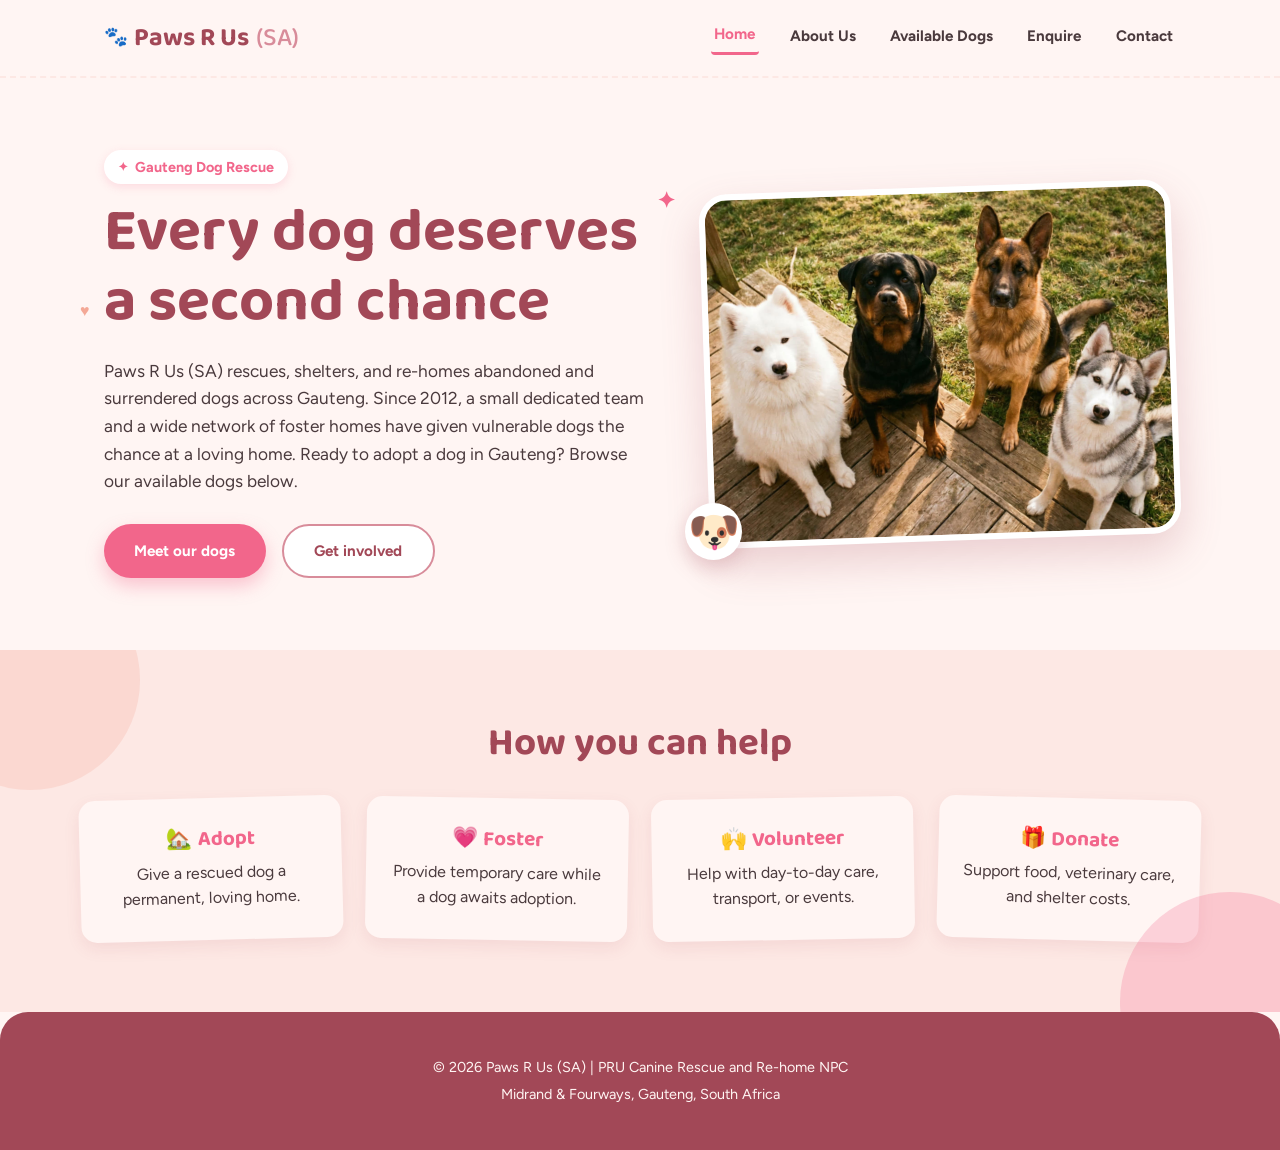
<file: index.html>
<!DOCTYPE html>
<html lang="en">
<head>
  <meta charset="UTF-8">
  <meta name="viewport" content="width=device-width, initial-scale=1.0">
  <title>Paws R Us (SA) | Dog Rescue &amp; Adoption in Gauteng</title>
  <meta name="description" content="Paws R Us (SA) rescues, shelters, and re-homes abandoned and surrendered dogs across Gauteng, South Africa. Adopt, foster, volunteer, or donate today.">
  <link rel="canonical" href="https://paws-r-us-sa.netlify.app/index.html">
  <meta property="og:title" content="Paws R Us (SA) | Dog Rescue &amp; Adoption in Gauteng">
  <meta property="og:description" content="Paws R Us (SA) rescues, shelters, and re-homes abandoned and surrendered dogs across Gauteng, South Africa.">
  <meta property="og:type" content="website">
  <meta property="og:url" content="https://paws-r-us-sa.netlify.app/index.html">
  <link rel="preconnect" href="https://fonts.googleapis.com">
  <link rel="preconnect" href="https://fonts.gstatic.com" crossorigin>
  <link href="https://fonts.googleapis.com/css2?family=Baloo+2:wght@500;600;700;800&family=Figtree:wght@400;500;600;700&display=swap" rel="stylesheet">
  <link rel="stylesheet" href="css/style.css">
</head>
<body>

  <!-- ===================== HEADER / NAV ===================== -->
  <header class="site-header">
    <div class="header-inner">
      <a href="index.html" class="logo">Paws R Us <span>(SA)</span></a>
      <nav class="main-nav">
        <ul>
          <li><a href="index.html" class="active">Home</a></li>
          <li><a href="about.html">About Us</a></li>
          <li><a href="services.html">Available Dogs</a></li>
          <li><a href="enquiry.html">Enquire</a></li>
          <li><a href="contact.html">Contact</a></li>
        </ul>
      </nav>
    </div>
  </header>

  <!-- ===================== MAIN CONTENT ===================== -->
  <main>

    <!-- Hero section -->
    <section class="hero">
      <div class="hero-text">
        <p class="eyebrow">Gauteng Dog Rescue</p>
        <h1>Every dog deserves a second chance<span class="sparkle sparkle--1">✦</span><span class="sparkle sparkle--2">♥</span></h1>
        <p class="hero-lead">
          Paws R Us (SA) rescues, shelters, and re-homes abandoned and surrendered
          dogs across Gauteng. Since 2012, a small dedicated team and a wide network
          of foster homes have given vulnerable dogs the chance at a loving home.
          Ready to adopt a dog in Gauteng? Browse our available dogs below.
        </p>
        <div class="hero-actions">
          <a href="services.html" class="btn btn-primary">Meet our dogs</a>
          <a href="enquiry.html" class="btn btn-secondary">Get involved</a>
        </div>
      </div>
      <div class="hero-image">
        <img src="images/Hero.jpeg" alt="Rescue dog available for adoption at Paws R Us (SA) in Gauteng">
      </div>
    </section>

    <!-- Quick facts / call to action section -->
    <section class="help-section">
      <h2>How you can help</h2>
      <div class="help-grid">
        <div class="help-card">
          <h3>Adopt</h3>
          <p>Give a rescued dog a permanent, loving home.</p>
        </div>
        <div class="help-card">
          <h3>Foster</h3>
          <p>Provide temporary care while a dog awaits adoption.</p>
        </div>
        <div class="help-card">
          <h3>Volunteer</h3>
          <p>Help with day-to-day care, transport, or events.</p>
        </div>
        <div class="help-card">
          <h3>Donate</h3>
          <p>Support food, veterinary care, and shelter costs.</p>
        </div>
      </div>
    </section>

  </main>

  <!-- ===================== FOOTER ===================== -->
  <footer class="site-footer">
    <p>&copy; 2026 Paws R Us (SA) | PRU Canine Rescue and Re-home NPC</p>
    <p>Midrand &amp; Fourways, Gauteng, South Africa</p>
  </footer>

  <script src="js/main.js"></script>
</body>
</html>
</file>
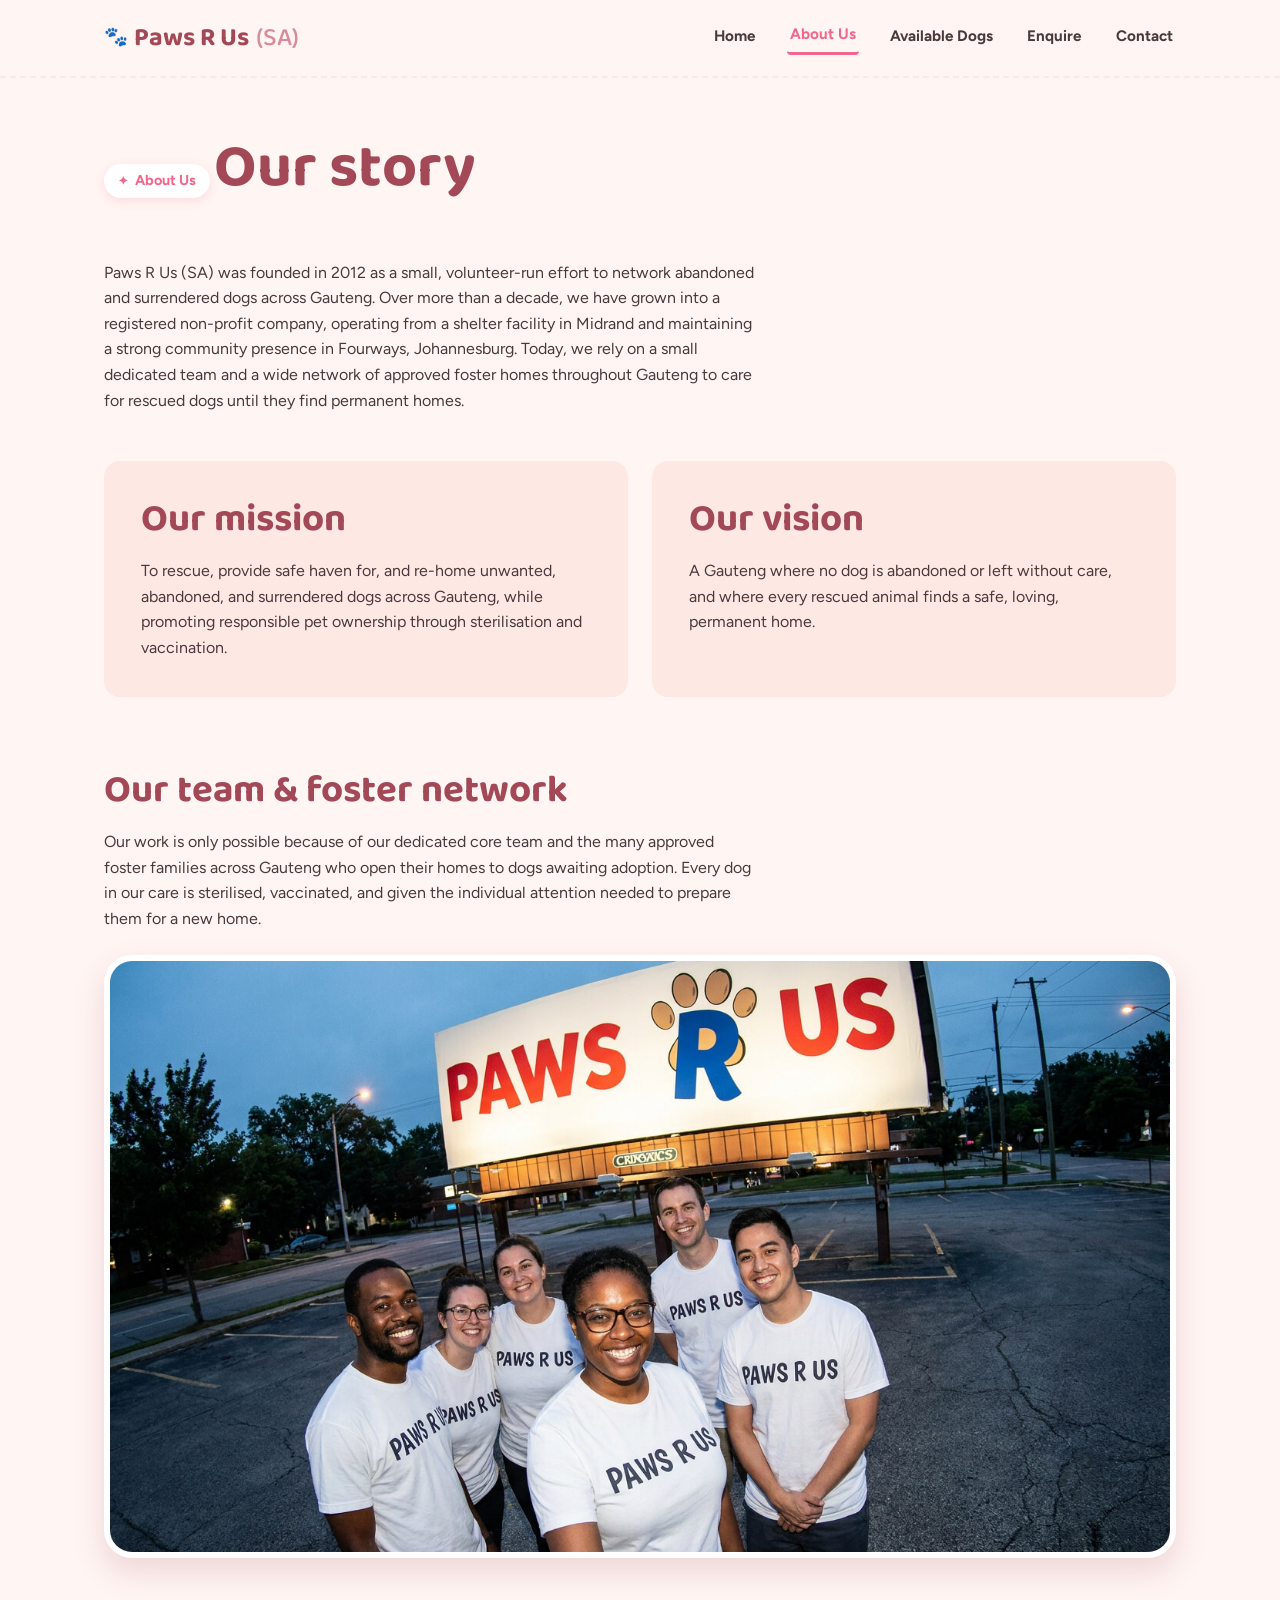
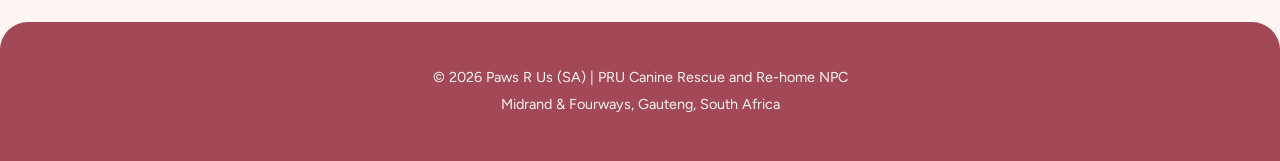
<file: about.html>
<!DOCTYPE html>
<html lang="en">
<head>
  <meta charset="UTF-8">
  <meta name="viewport" content="width=device-width, initial-scale=1.0">
  <title>About Us | Paws R Us (SA)</title>
  <meta name="description" content="Learn about Paws R Us (SA), a Gauteng-based non-profit dog rescue founded in 2012, our mission, vision, and the team behind our work.">
  <link rel="preconnect" href="https://fonts.googleapis.com">
  <link rel="preconnect" href="https://fonts.gstatic.com" crossorigin>
  <link href="https://fonts.googleapis.com/css2?family=Baloo+2:wght@500;600;700;800&family=Figtree:wght@400;500;600;700&display=swap" rel="stylesheet">
  <link rel="stylesheet" href="css/style.css">
</head>
<body>

  <header class="site-header">
    <div class="header-inner">
      <a href="index.html" class="logo">Paws R Us <span>(SA)</span></a>
      <nav class="main-nav">
        <ul>
          <li><a href="index.html">Home</a></li>
          <li><a href="about.html" class="active">About Us</a></li>
          <li><a href="services.html">Available Dogs</a></li>
          <li><a href="enquiry.html">Enquire</a></li>
          <li><a href="contact.html">Contact</a></li>
        </ul>
      </nav>
    </div>
  </header>

  <main>

    <section class="page-intro">
      <p class="eyebrow">About Us</p>
      <h1>Our story</h1>
    </section>

    <section class="content-block">
      <p>
        Paws R Us (SA) was founded in 2012 as a small, volunteer-run effort to network
        abandoned and surrendered dogs across Gauteng. Over more than a decade, we have
        grown into a registered non-profit company, operating from a shelter facility in
        Midrand and maintaining a strong community presence in Fourways, Johannesburg.
        Today, we rely on a small dedicated team and a wide network of approved foster
        homes throughout Gauteng to care for rescued dogs until they find permanent homes.
      </p>
    </section>

    <section class="mission-vision-grid">
      <div class="mv-card">
        <h2>Our mission</h2>
        <p>
          To rescue, provide safe haven for, and re-home unwanted, abandoned, and
          surrendered dogs across Gauteng, while promoting responsible pet ownership
          through sterilisation and vaccination.
        </p>
      </div>
      <div class="mv-card">
        <h2>Our vision</h2>
        <p>
          A Gauteng where no dog is abandoned or left without care, and where every
          rescued animal finds a safe, loving, permanent home.
        </p>
      </div>
    </section>

    <section class="content-block team-block">
      <h2>Our team &amp; foster network</h2>
      <p>
        Our work is only possible because of our dedicated core team and the many
        approved foster families across Gauteng who open their homes to dogs awaiting
        adoption. Every dog in our care is sterilised, vaccinated, and given the
        individual attention needed to prepare them for a new home.
      </p>
      <img src="images/Paws_R_US.jpeg" alt="Paws R Us (SA) volunteer team" class="team-image">
    </section>

  </main>

  <footer class="site-footer">
    <p>&copy; 2026 Paws R Us (SA) | PRU Canine Rescue and Re-home NPC</p>
    <p>Midrand &amp; Fourways, Gauteng, South Africa</p>
  </footer>

  <script src="js/main.js"></script>
</body>
</html>
</file>
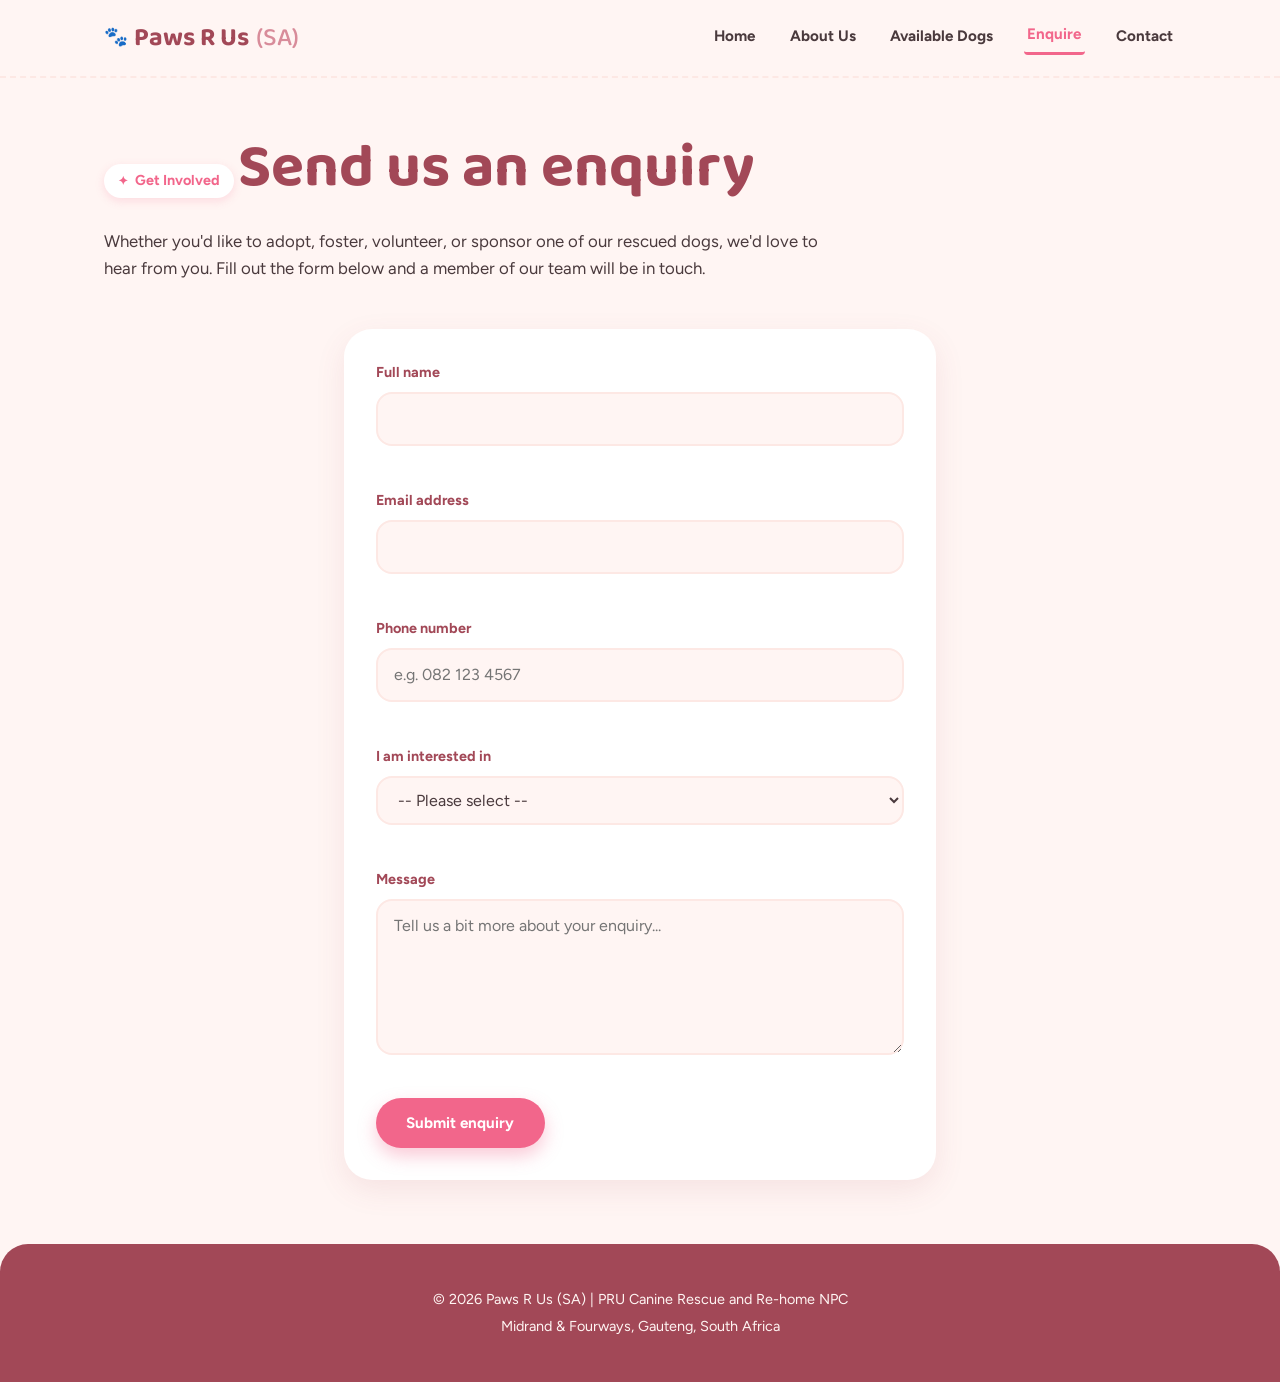
<file: enquiry.html>
<!DOCTYPE html>
<html lang="en">
<head>
  <meta charset="UTF-8">
  <meta name="viewport" content="width=device-width, initial-scale=1.0">
  <title>Enquire | Paws R Us (SA)</title>
  <meta name="description" content="Enquire about adopting, fostering, volunteering, or sponsoring with Paws R Us (SA) in Gauteng.">
  <link rel="preconnect" href="https://fonts.googleapis.com">
  <link rel="preconnect" href="https://fonts.gstatic.com" crossorigin>
  <link href="https://fonts.googleapis.com/css2?family=Baloo+2:wght@500;600;700;800&family=Figtree:wght@400;500;600;700&display=swap" rel="stylesheet">
  <link rel="stylesheet" href="css/style.css">
</head>
<body>

  <header class="site-header">
    <div class="header-inner">
      <a href="index.html" class="logo">Paws R Us <span>(SA)</span></a>
      <nav class="main-nav">
        <ul>
          <li><a href="index.html">Home</a></li>
          <li><a href="about.html">About Us</a></li>
          <li><a href="services.html">Available Dogs</a></li>
          <li><a href="enquiry.html" class="active">Enquire</a></li>
          <li><a href="contact.html">Contact</a></li>
        </ul>
      </nav>
    </div>
  </header>

  <main>

    <section class="page-intro">
      <p class="eyebrow">Get Involved</p>
      <h1>Send us an enquiry</h1>
      <p class="page-lead">
        Whether you'd like to adopt, foster, volunteer, or sponsor one of our rescued
        dogs, we'd love to hear from you. Fill out the form below and a member of our
        team will be in touch.
      </p>
    </section>

    <section class="form-section">
      <form action="#" method="post" class="site-form" id="enquiry-form" novalidate>

        <label for="fullname">Full name</label>
        <input type="text" id="fullname" name="fullname" required minlength="2">
        <p class="form-error" id="fullname-error" role="alert"></p>

        <label for="email">Email address</label>
        <input type="email" id="email" name="email" required>
        <p class="form-error" id="email-error" role="alert"></p>

        <label for="phone">Phone number</label>
        <input type="tel" id="phone" name="phone" placeholder="e.g. 082 123 4567">
        <p class="form-error" id="phone-error" role="alert"></p>

        <label for="enquiry-type">I am interested in</label>
        <select id="enquiry-type" name="enquiry-type" required>
          <option value="">-- Please select --</option>
          <option value="adopt">Adopting a dog</option>
          <option value="foster">Fostering a dog</option>
          <option value="volunteer">Volunteering</option>
          <option value="sponsor">Sponsoring / Donating</option>
        </select>
        <p class="form-error" id="enquiry-type-error" role="alert"></p>

        <label for="message">Message</label>
        <textarea id="message" name="message" rows="5" placeholder="Tell us a bit more about your enquiry..." minlength="10"></textarea>
        <p class="form-error" id="message-error" role="alert"></p>

        <button type="submit" class="btn btn-primary">Submit enquiry</button>

      </form>

      <!--
        Response shown after a valid submission, tailored to the selected
        enquiry type. Hidden by default; populated and revealed by
        js/main.js. aria-live announces it to screen readers as it appears.
      -->
      <div class="form-response" id="enquiry-response" aria-live="polite" hidden></div>
    </section>

  </main>

  <footer class="site-footer">
    <p>&copy; 2026 Paws R Us (SA) | PRU Canine Rescue and Re-home NPC</p>
    <p>Midrand &amp; Fourways, Gauteng, South Africa</p>
  </footer>

  <script src="js/main.js"></script>
</body>
</html>
</file>
<file: css/style.css>
*,
*::before,
*::after {
  margin: 0;
  padding: 0;
  box-sizing: border-box;
}

html {
  scroll-behavior: smooth;
}

img {
  max-width: 100%;
  display: block;
}

ul {
  list-style: none;
}

a {
  text-decoration: none;
  color: inherit;
}

button,
input,
select,
textarea {
  font: inherit;
  color: inherit;
}

/* ---------- Base Style ---------- */
:root {
  --color-cream: #FFF5F3;
  --color-blush: #FDE8E4;
  --color-rose: #D88C9A;
  --color-mauve: #A24857;
  --color-peach: #F4A896;
  --color-charcoal: #4A3A3D;
  --color-hotpink: #F2668B;

  --font-heading: 'Baloo 2', 'Fraunces', Georgia, serif;
  --font-body: 'Figtree', -apple-system, BlinkMacSystemFont, sans-serif;

  --max-width: 1120px;
  --radius-md: 16px;
  --radius-lg: 28px;
}

body {
  font-family: var(--font-body);
  font-size: 1rem;
  line-height: 1.6;
  color: var(--color-charcoal);
  background-color: var(--color-cream);
  overflow-x: hidden;
}

@media (prefers-reduced-motion: reduce) {
  * {
    animation-duration: 0.01ms !important;
    animation-iteration-count: 1 !important;
    transition-duration: 0.01ms !important;
    scroll-behavior: auto !important;
  }
}

/* ---------- Typography ---------- */
h1, h2, h3, h4 {
  font-family: var(--font-heading);
  color: var(--color-mauve);
  font-weight: 700;
  line-height: 1.15;
}

h1 {
  font-size: clamp(2.4rem, 5vw, 3.8rem);
  position: relative;
  display: inline-block;
}

h2 {
  font-size: clamp(1.7rem, 3.2vw, 2.4rem);
  margin-bottom: 1rem;
}

h3 {
  font-size: 1.3rem;
  margin-bottom: 0.5rem;
}

p {
  max-width: 65ch;
}

.eyebrow {
  display: inline-flex;
  align-items: center;
  gap: 0.4rem;
  font-family: var(--font-body);
  font-size: 0.9rem;
  font-weight: 700;
  color: var(--color-hotpink);
  background-color: #fff;
  padding: 0.35rem 0.9rem;
  border-radius: 999px;
  margin-bottom: 0.85rem;
  box-shadow: 0 3px 10px rgba(242, 102, 139, 0.18);
}

.eyebrow::before {
  content: '✦';
  font-size: 0.85em;
}

/* ---------- Decorative sparkle / paw accents ---------- */
@keyframes sparkle-float {
  0%, 100% { transform: translateY(0) rotate(0deg); opacity: 0.85; }
  50% { transform: translateY(-8px) rotate(12deg); opacity: 1; }
}

@keyframes gentle-bob {
  0%, 100% { transform: translateY(0); }
  50% { transform: translateY(-6px); }
}

.sparkle {
  position: absolute;
  font-size: 1.4rem;
  color: var(--color-hotpink);
  animation: sparkle-float 3.2s ease-in-out infinite;
  pointer-events: none;
  user-select: none;
}

.sparkle--1 { top: -0.5rem; right: -1.2rem; animation-delay: 0s; }
.sparkle--2 { bottom: 1rem; left: -1.5rem; font-size: 1rem; animation-delay: 0.6s; color: var(--color-peach); }

/* ---------- Layout: Header & Nav ---------- */
.site-header {
  background-color: var(--color-cream);
  border-bottom: 2px dashed var(--color-blush);
  position: sticky;
  top: 0;
  z-index: 10;
}

.header-inner {
  max-width: var(--max-width);
  margin: 0 auto;
  padding: 1.1rem 1.5rem;
  display: flex;
  justify-content: space-between;
  align-items: center;
  flex-wrap: wrap;
  gap: 1rem;
}

.logo {
  font-family: var(--font-heading);
  font-size: 1.6rem;
  font-weight: 700;
  color: var(--color-mauve);
  display: inline-flex;
  align-items: center;
  gap: 0.4rem;
}

.logo::before {
  content: '🐾';
  font-size: 1.2rem;
  display: inline-block;
  animation: gentle-bob 2.4s ease-in-out infinite;
}

.logo span {
  color: var(--color-rose);
  font-weight: 500;
}

.main-nav ul {
  display: flex;
  gap: 1.75rem;
}

.main-nav a {
  font-weight: 700;
  font-size: 0.95rem;
  color: var(--color-charcoal);
  padding: 0.3rem 0.2rem;
  border-bottom: 3px solid transparent;
  border-radius: 4px;
  transition: border-color 0.2s ease, color 0.2s ease, transform 0.2s ease;
  display: inline-block;
}

.main-nav a:hover,
.main-nav a.active {
  color: var(--color-hotpink);
  border-bottom-color: var(--color-hotpink);
  transform: translateY(-2px);
}

/* ---------- Layout: Hero (Flexbox) ---------- */
@keyframes hero-fade-up {
  from { opacity: 0; transform: translateY(18px); }
  to { opacity: 1; transform: translateY(0); }
}

.hero {
  max-width: var(--max-width);
  margin: 0 auto;
  padding: 4.5rem 1.5rem;
  display: flex;
  align-items: center;
  gap: 3rem;
  position: relative;
}

.hero-text {
  flex: 1 1 480px;
  animation: hero-fade-up 0.7s ease both;
}

.hero-lead {
  margin: 1.25rem 0 1.75rem;
  font-size: 1.08rem;
  color: var(--color-charcoal);
}

.hero-image {
  flex: 1 1 400px;
  position: relative;
  animation: hero-fade-up 0.7s ease 0.15s both;
}

.hero-image img {
  border-radius: var(--radius-lg);
  width: 100%;
  aspect-ratio: 4 / 3;
  object-fit: cover;
  background-color: var(--color-blush);
  border: 6px solid #fff;
  box-shadow: 0 18px 40px rgba(162, 72, 87, 0.22);
  transform: rotate(-2deg);
  transition: transform 0.3s ease;
}

.hero-image:hover img {
  transform: rotate(0deg) scale(1.02);
}

.hero-image::after {
  content: '🐶';
  position: absolute;
  bottom: -1.2rem;
  left: -1.2rem;
  font-size: 2.6rem;
  background: #fff;
  width: 3.6rem;
  height: 3.6rem;
  border-radius: 50%;
  display: flex;
  align-items: center;
  justify-content: center;
  box-shadow: 0 8px 20px rgba(162, 72, 87, 0.25);
  animation: gentle-bob 3s ease-in-out infinite;
}

.hero-actions {
  display: flex;
  gap: 1rem;
  flex-wrap: wrap;
}

/* ---------- Buttons ---------- */
.btn {
  display: inline-flex;
  align-items: center;
  gap: 0.4rem;
  padding: 0.8rem 1.9rem;
  border-radius: 999px;
  font-weight: 700;
  font-size: 0.95rem;
  transition: transform 0.18s ease, box-shadow 0.18s ease, background-color 0.18s ease;
}

.btn-primary {
  background-color: var(--color-hotpink);
  color: #fff;
  box-shadow: 0 8px 18px rgba(242, 102, 139, 0.35);
}

.btn-primary:hover,
.btn-primary:focus-visible {
  background-color: var(--color-mauve);
  transform: translateY(-3px) scale(1.03);
  box-shadow: 0 12px 22px rgba(162, 72, 87, 0.35);
}

.btn-primary:active {
  transform: translateY(-1px) scale(0.98);
}

.btn-secondary {
  background-color: #fff;
  color: var(--color-mauve);
  border: 2px solid var(--color-rose);
}

.btn-secondary:hover,
.btn-secondary:focus-visible {
  background-color: var(--color-blush);
  transform: translateY(-3px);
}

.btn:focus-visible {
  outline: 3px solid var(--color-peach);
  outline-offset: 2px;
}

/* ---------- Layout: Help Section (CSS Grid) ---------- */
.help-section {
  background-color: var(--color-blush);
  padding: 4.5rem 1.5rem;
  position: relative;
  overflow: hidden;
}

.help-section::before,
.help-section::after {
  content: '';
  position: absolute;
  width: 220px;
  height: 220px;
  border-radius: 50%;
  background: var(--color-peach);
  opacity: 0.25;
}

.help-section::before { top: -80px; left: -80px; }
.help-section::after { bottom: -100px; right: -60px; background: var(--color-hotpink); }

.help-section h2 {
  max-width: var(--max-width);
  margin: 0 auto 2rem;
  text-align: center;
  position: relative;
}

.help-grid {
  max-width: var(--max-width);
  margin: 0 auto;
  display: grid;
  grid-template-columns: repeat(4, 1fr);
  gap: 1.5rem;
  position: relative;
}

.help-card {
  background-color: var(--color-cream);
  padding: 1.85rem 1.5rem;
  border-radius: var(--radius-md);
  text-align: center;
  box-shadow: 0 6px 16px rgba(162, 72, 87, 0.1);
  transition: transform 0.25s ease, box-shadow 0.25s ease;
}

.help-card:nth-child(1) { transform: rotate(-1.5deg); }
.help-card:nth-child(2) { transform: rotate(1deg); }
.help-card:nth-child(3) { transform: rotate(-1deg); }
.help-card:nth-child(4) { transform: rotate(1.5deg); }

.help-card:hover {
  transform: translateY(-6px) rotate(0deg) scale(1.03);
  box-shadow: 0 14px 26px rgba(242, 102, 139, 0.22);
}

.help-card h3 {
  color: var(--color-hotpink);
}

.help-card h3::before {
  margin-right: 0.35rem;
}

.help-card:nth-child(1) h3::before { content: '🏡'; }
.help-card:nth-child(2) h3::before { content: '💗'; }
.help-card:nth-child(3) h3::before { content: '🙌'; }
.help-card:nth-child(4) h3::before { content: '🎁'; }

/* ---------- Generic Page Intro / Content Blocks ---------- */
.page-intro {
  max-width: var(--max-width);
  margin: 0 auto;
  padding: 3.5rem 1.5rem 1.5rem;
  position: relative;
}

.page-lead {
  margin-top: 1rem;
  font-size: 1.05rem;
}

.page-lead a {
  color: var(--color-hotpink);
  font-weight: 700;
  border-bottom: 2px solid var(--color-peach);
}

.content-block {
  max-width: var(--max-width);
  margin: 0 auto;
  padding: 1.5rem 1.5rem 3rem;
}

/* ---------- Mission / Vision Grid ---------- */
.mission-vision-grid {
  max-width: var(--max-width);
  margin: 0 auto;
  padding: 0 1.5rem 3rem;
  display: grid;
  grid-template-columns: 1fr 1fr;
  gap: 1.5rem;
}

.mv-card {
  background-color: var(--color-blush);
  padding: 2.1rem;
  border-radius: var(--radius-md);
  transition: transform 0.25s ease, box-shadow 0.25s ease;
  border: 3px solid transparent;
}

.mv-card:hover {
  transform: translateY(-4px);
  border-color: var(--color-peach);
  box-shadow: 0 12px 24px rgba(242, 102, 139, 0.15);
}

.team-block {
  padding-bottom: 4rem;
}

.team-image {
  margin-top: 1.5rem;
  border-radius: var(--radius-lg);
  aspect-ratio: 16 / 9;
  object-fit: cover;
  background-color: var(--color-blush);
  border: 6px solid #fff;
  box-shadow: 0 14px 30px rgba(162, 72, 87, 0.18);
}

/* ---------- Dog Gallery (CSS Grid) ---------- */
.dog-gallery {
  max-width: var(--max-width);
  margin: 0 auto;
  padding: 1.5rem 1.5rem 4rem;
  display: grid;
  grid-template-columns: repeat(3, 1fr);
  gap: 1.75rem;
}

.dog-card {
  background-color: #fff;
  border-radius: var(--radius-md);
  overflow: hidden;
  box-shadow: 0 6px 16px rgba(162, 72, 87, 0.1);
  transition: transform 0.25s ease, box-shadow 0.25s ease;
  position: relative;
}

.dog-card:hover {
  transform: translateY(-8px) rotate(-1deg);
  box-shadow: 0 18px 32px rgba(242, 102, 139, 0.25);
}

.dog-card::before {
  content: '🐾';
  position: absolute;
  top: 0.75rem;
  right: 0.75rem;
  background: #fff;
  width: 2.2rem;
  height: 2.2rem;
  border-radius: 50%;
  display: flex;
  align-items: center;
  justify-content: center;
  font-size: 1.1rem;
  box-shadow: 0 4px 10px rgba(0,0,0,0.12);
  z-index: 2;
  transition: transform 0.25s ease;
}

.dog-card:hover::before {
  transform: rotate(20deg) scale(1.15);
}

.dog-card img {
  width: 100%;
  aspect-ratio: 4 / 3;
  object-fit: cover;
  background-color: var(--color-rose);
}

.dog-card-body {
  padding: 1.35rem;
}

.status-badge 
{
    position: absolute;
    top: 0.75rem;
    left: 0.75rem;
    z-index: 2;
    font-size: 0.78rem;
    font-weight: 800;
    padding: 0.35rem 0.85rem;
    border-radius: 999px;
    box-shadow: 0 4px 10px rgba(0,0,0,0.15);
}

.status-available
{
    background-color: var(--color-mint);
    color: var(--color-plum);
}

.status-pending 
{
    background-color: var(--color-peach);
    color: var(--color-plum);
}

.dog-meta {
  font-size: 0.9rem;
  color: var(--color-hotpink);
  font-weight: 700;
  margin-bottom: 0.6rem;
}

.filter-btn 
{
   background-color: #fff;
   border: 2px solid var(--color-blush);
   color: var(--color-plum);
}

.filter-bar {
    max-width: var(--max-width);
    margin: 0 auto;
    padding: 0.5rem 1.5rem 0;
    display: flex;
    flex-wrap: wrap;
    gap: 0.75rem;
}

.success-card {
  background-color: #fff;
  border-radius: var(--radius-md);
  overflow: hidden;
  text-align: center;
  padding-bottom: 1.25rem;
  box-shadow: 0 6px 16px rgba(122, 46, 77, 0.1);
  transition: transform 0.25s ease, box-shadow 0.25s ease;
}

.success-card :hover {
  transform: translateY(-6px);
  box-shadow: 0 14px 26px rgba(242, 102, 139, 0.2)
}

.success-card h3 {
 color: var(--color-hotpink);
 padding: 0 1.1rem;
}

.success-card p {
 padding: 0 1.1rem 0.5rem;
 font-size: 0.92rem;
}

.success-card img {
    width: 100%;
    aspect-ratio: 16 / 9;
    object-fit: cover;
    object-position: center;
    background-color: var(--color-mint);
    margin-top: 0.9rem;
}

.success-grid {
    display: grid;
    grid-template-columns: repeat(3, 1fr);
    gap: 1.5rem ;
    max-width: 900px;
    margin: 1.75rem auto 0;
    padding: 0.5rem 1.5rem 0;
    
}

.success-section {
   max-width: var(--max-width);
   margin: 0 auto;
   padding: 1rem 1.5rem 4.5rem; 
   text-align: center;
}
 
.success-section .page-lead {
   margin-left: auto;
   margin-right: auto;
}

/* ---------- Forms ---------- */
.form-section {
  max-width: 640px;
  margin: 0 auto;
  padding: 1.5rem 1.5rem 4rem;
}

.site-form {
  display: flex;
  flex-direction: column;
  gap: 1.1rem;
  background: #fff;
  padding: 2rem;
  border-radius: var(--radius-lg);
  box-shadow: 0 10px 30px rgba(162, 72, 87, 0.1);
}

.site-form label {
  font-weight: 700;
  font-size: 0.9rem;
  color: var(--color-mauve);
  margin-bottom: -0.6rem;
}

.site-form input,
.site-form select,
.site-form textarea {
  padding: 0.75rem 1rem;
  border: 2px solid var(--color-blush);
  border-radius: var(--radius-md);
  background-color: var(--color-cream);
  font-size: 1rem;
  transition: border-color 0.2s ease, box-shadow 0.2s ease;
}

.site-form input:focus,
.site-form select:focus,
.site-form textarea:focus {
  outline: none;
  border-color: var(--color-hotpink);
  box-shadow: 0 0 0 4px rgba(242, 102, 139, 0.15);
}

.site-form button {
  align-self: flex-start;
  border: none;
  cursor: pointer;
}

/* ---------- Contact Page ---------- */
.contact-details {
  max-width: var(--max-width);
  margin: 0 auto;
  padding: 0 1.5rem 2rem;
}

.contact-details p {
  margin-bottom: 0.5rem;
}

.locations {
  max-width: var(--max-width);
  margin: 0 auto;
  padding: 0 1.5rem 3rem;
}

.location-grid {
  display: grid;
  grid-template-columns: 1fr 1fr;
  gap: 1.5rem;
  margin-top: 1.5rem;
}

.location-card {
  background-color: var(--color-blush);
  padding: 1.6rem;
  border-radius: var(--radius-md);
  transition: transform 0.25s ease;
}

.location-card:hover {
  transform: translateY(-4px);
}

.location-card h3::before {
  content: '📍 ';
}

.map-placeholder {
  margin-top: 1.5rem;
  padding: 3rem 1.5rem;
  background-color: var(--color-blush);
  border: 3px dashed var(--color-hotpink);
  border-radius: var(--radius-md);
  text-align: center;
  color: var(--color-mauve);
  font-weight: 700;
}

/* ---------- Footer ---------- */
.site-footer {
  background-color: var(--color-mauve);
  color: var(--color-cream);
  text-align: center;
  padding: 2.5rem 1.5rem;
  font-size: 0.9rem;
  border-top-left-radius: var(--radius-lg);
  border-top-right-radius: var(--radius-lg);
}

.site-footer p {
  max-width: none;
  margin: 0.25rem 0;
}

/* ==========================================================================
   RESPONSIVE DESIGN
   Breakpoints:
     Desktop : > 1024px (default styles above)
     Tablet  : 768px – 1024px
     Mobile  : < 768px
   ========================================================================== */

/* ---------- Tablet ---------- */
@media (max-width: 1024px) {
  .help-grid {
    grid-template-columns: repeat(2, 1fr);
  }

  .dog-gallery {
    grid-template-columns: repeat(2, 1fr);
  }

  .hero {
    padding: 3rem 1.5rem;
  }
}

/* ---------- Mobile ---------- */
@media (max-width: 768px) {
  .header-inner {
    flex-direction: column;
    align-items: flex-start;
    gap: 0.75rem;
  }

  .main-nav ul {
    flex-wrap: wrap;
    gap: 1rem 1.25rem;
  }

  .hero {
    flex-direction: column;
    text-align: left;
    padding: 2.5rem 1.5rem;
  }

  .hero-image {
    order: -1;
    width: 100%;
  }

  .hero-image img {
    transform: none;
  }

  .help-grid {
    grid-template-columns: 1fr;
  }

  .help-card:nth-child(n) {
    transform: none;
  }

  .mission-vision-grid {
    grid-template-columns: 1fr;
  }

  .dog-gallery {
    grid-template-columns: 1fr;
  }

  .location-grid {
    grid-template-columns: 1fr;
  }

  h1 {
    font-size: 2.1rem;
  }
}

.dog-card {
  transition: opacity 00.3s ease;
}

.dog-card-hidden {
  opacity: 0;
  position: absolute;
  pointer-events: none;
  width: 0;
  height: 0;
  overflow: hidden;
}

/* ---------- Lightbox (Available Dogs page) ---------- */
.lightbox {
  display: none;
  position: fixed;
  inset: 0;
  background-color: rgba(74, 58, 61, 0.92);
  z-index: 1000;
  align-items: center;
  justify-content: center;
  flex-direction: column;
  padding: 2rem;
}

.lightbox.lightbox-open {
  display: flex;
}

.lightbox-image {
  max-width: 90vw;
  max-height: 80vh;
  border-radius: var(--radius-md);
  border: 6px solid #fff;
  box-shadow: 0 20px 50px rgba(0, 0, 0, 0.4);
  object-fit: contain;
}

.lightbox-caption {
  color: #fff;
  font-family: var(--font-heading);
  font-size: 1.3rem;
  margin-top: 1rem;
}

.lightbox-close,
.lightbox-prev,
.lightbox-next {
  position: absolute;
  background-color: #fff;
  color: var(--color-plum);
  border: none;
  border-radius: 50%;
  width: 3rem;
  height: 3rem;
  font-size: 1.5rem;
  cursor: pointer;
  display: flex;
  align-items: center;
  justify-content: center;
  transition: transform 0.2s ease, background-color 0.2s ease;
}

.lightbox-close:hover,
.lightbox-prev:hover,
.lightbox-next:hover {
  background-color: var(--color-hotpink);
  color: #fff;
  transform: scale(1.08);
}

.lightbox-close {
  top: 1.5rem;
  right: 1.5rem;
}

.lightbox-prev {
  left: 1.5rem;
  top: 50%;
  transform: translateY(-50%);
}

.lightbox-next {
  right: 1.5rem;
  top: 50%;
  transform: translateY(-50%);
}

.lightbox-prev:hover,
.lightbox-next:hover {
  transform: translateY(-50%) scale(1.08);
}

@media (max-width: 768px) {
  .lightbox-prev,
  .lightbox-next {
    width: 2.4rem;
    height: 2.4rem;
    font-size: 1.1rem;
  }
}

/* ---------- Form Validation & Response ---------- */
.form-error {
  color: var(--color-hotpink);
  font-size: 0.85rem;
  font-weight: 700;
  margin-top: -0.6rem;
  min-height: 1.1rem;
}

.field-invalid {
  border-color: var(--color-hotpink) !important;
}

.form-response {
  margin-top: 1.5rem;
  background-color: var(--color-mint);
  border-radius: var(--radius-md);
  padding: 1.5rem 2rem;
  color: var(--color-plum);
}

.form-response .btn {
  margin-top: 0.75rem;
}

.locations-map {
  margin-top: 1.5rem;
  height: 400px;
  border-radius: var(--radius-md);
  border: 3px dashed var(--color-hotpink);
  overflow: hidden;
}

@media (max-width: 768px) {
  .locations-map {
    height: 300px;
  }

/* ---------- Filter buttons: oval pills to match "Adopt Me" ---------- */
.filter-btn {
  appearance: none;
  -webkit-appearance: none;
  font-family: inherit;
  background-color: #fff;
  color: var(--color-plum);
  border: 2px solid var(--color-pink);
  border-radius: 999px;
  padding: 0.55rem 1.4rem;
  font-size: 0.9rem;
  font-weight: 700;
  cursor: pointer;
  transition: background-color 0.2s ease, color 0.2s ease, transform 0.2s ease;
}

.filter-btn:hover,
.filter-btn:focus-visible {
  background-color: var(--color-blush);
  border-color: var(--color-hotpink);
  transform: translateY(-2px);
}

.filter-btn.active {
  background-color: var(--color-hotpink);
  border-color: var(--color-hotpink);
  color: #fff;
}
</file>
